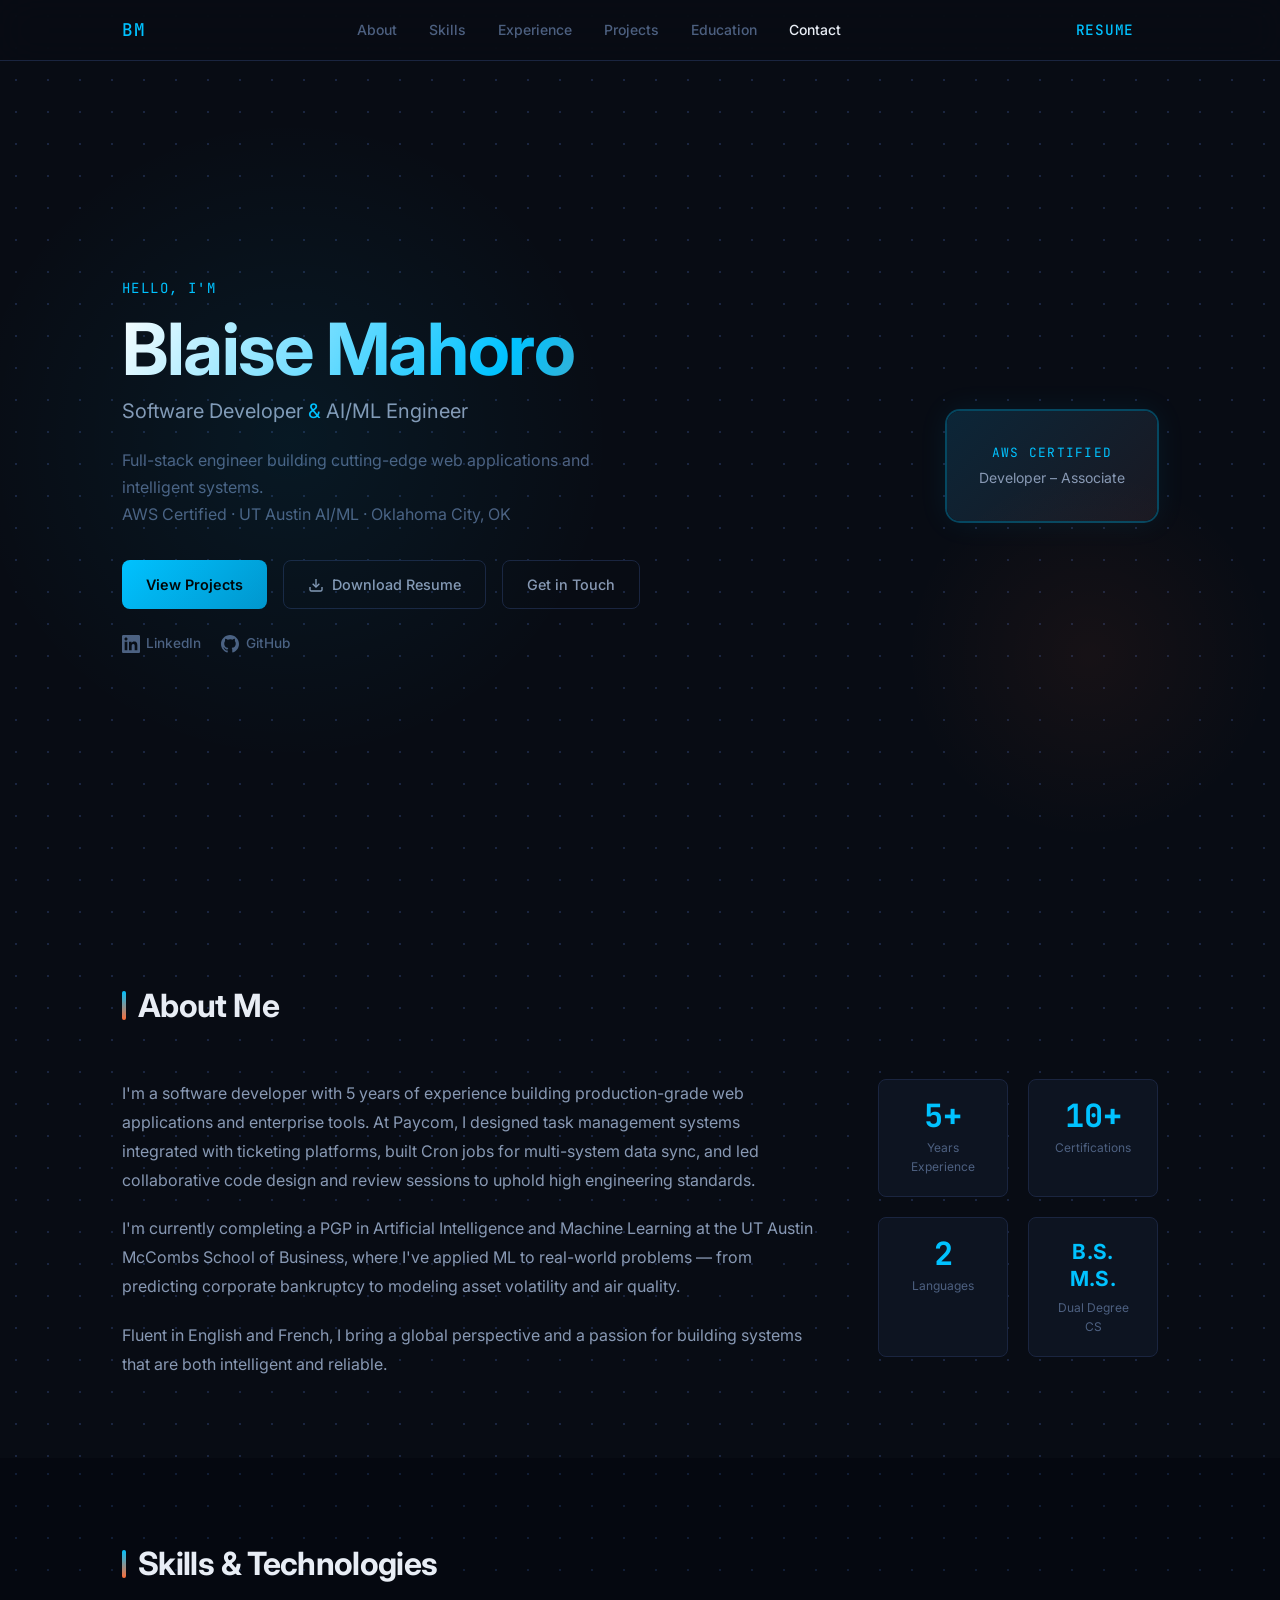
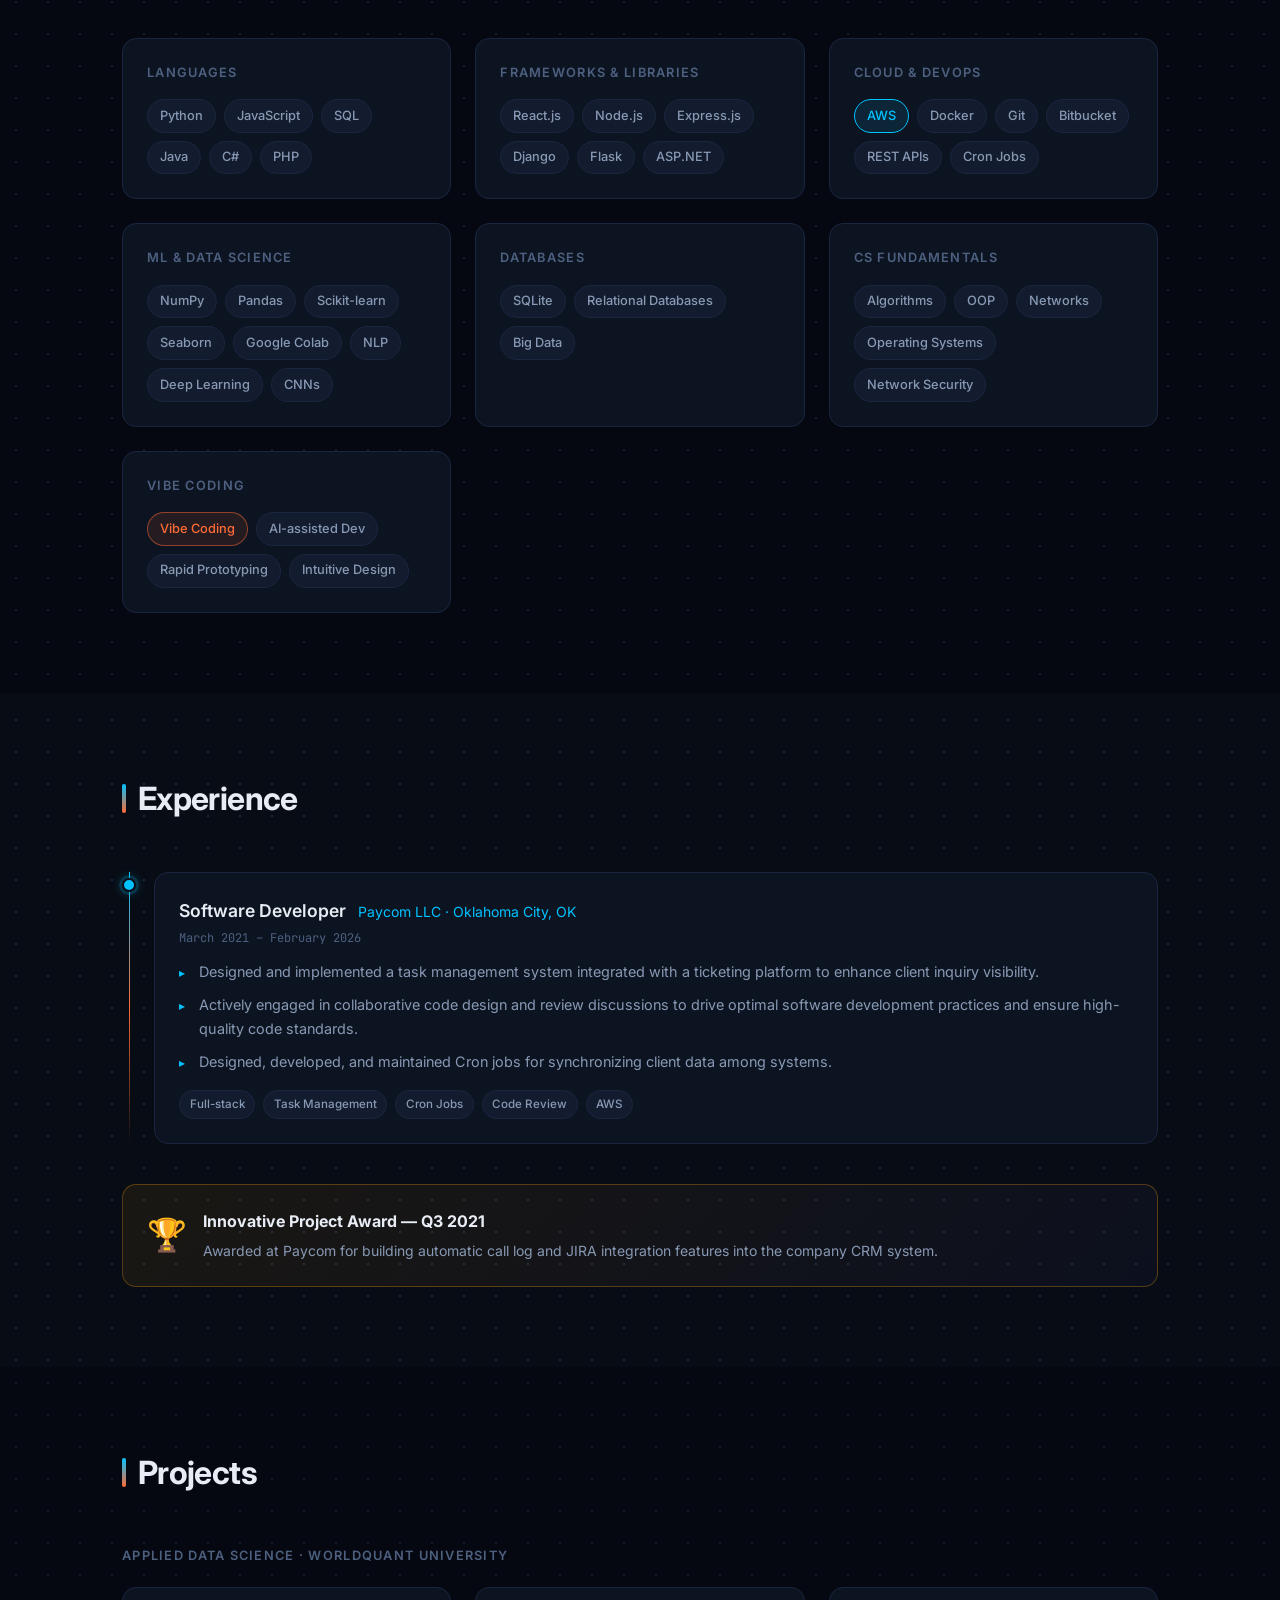
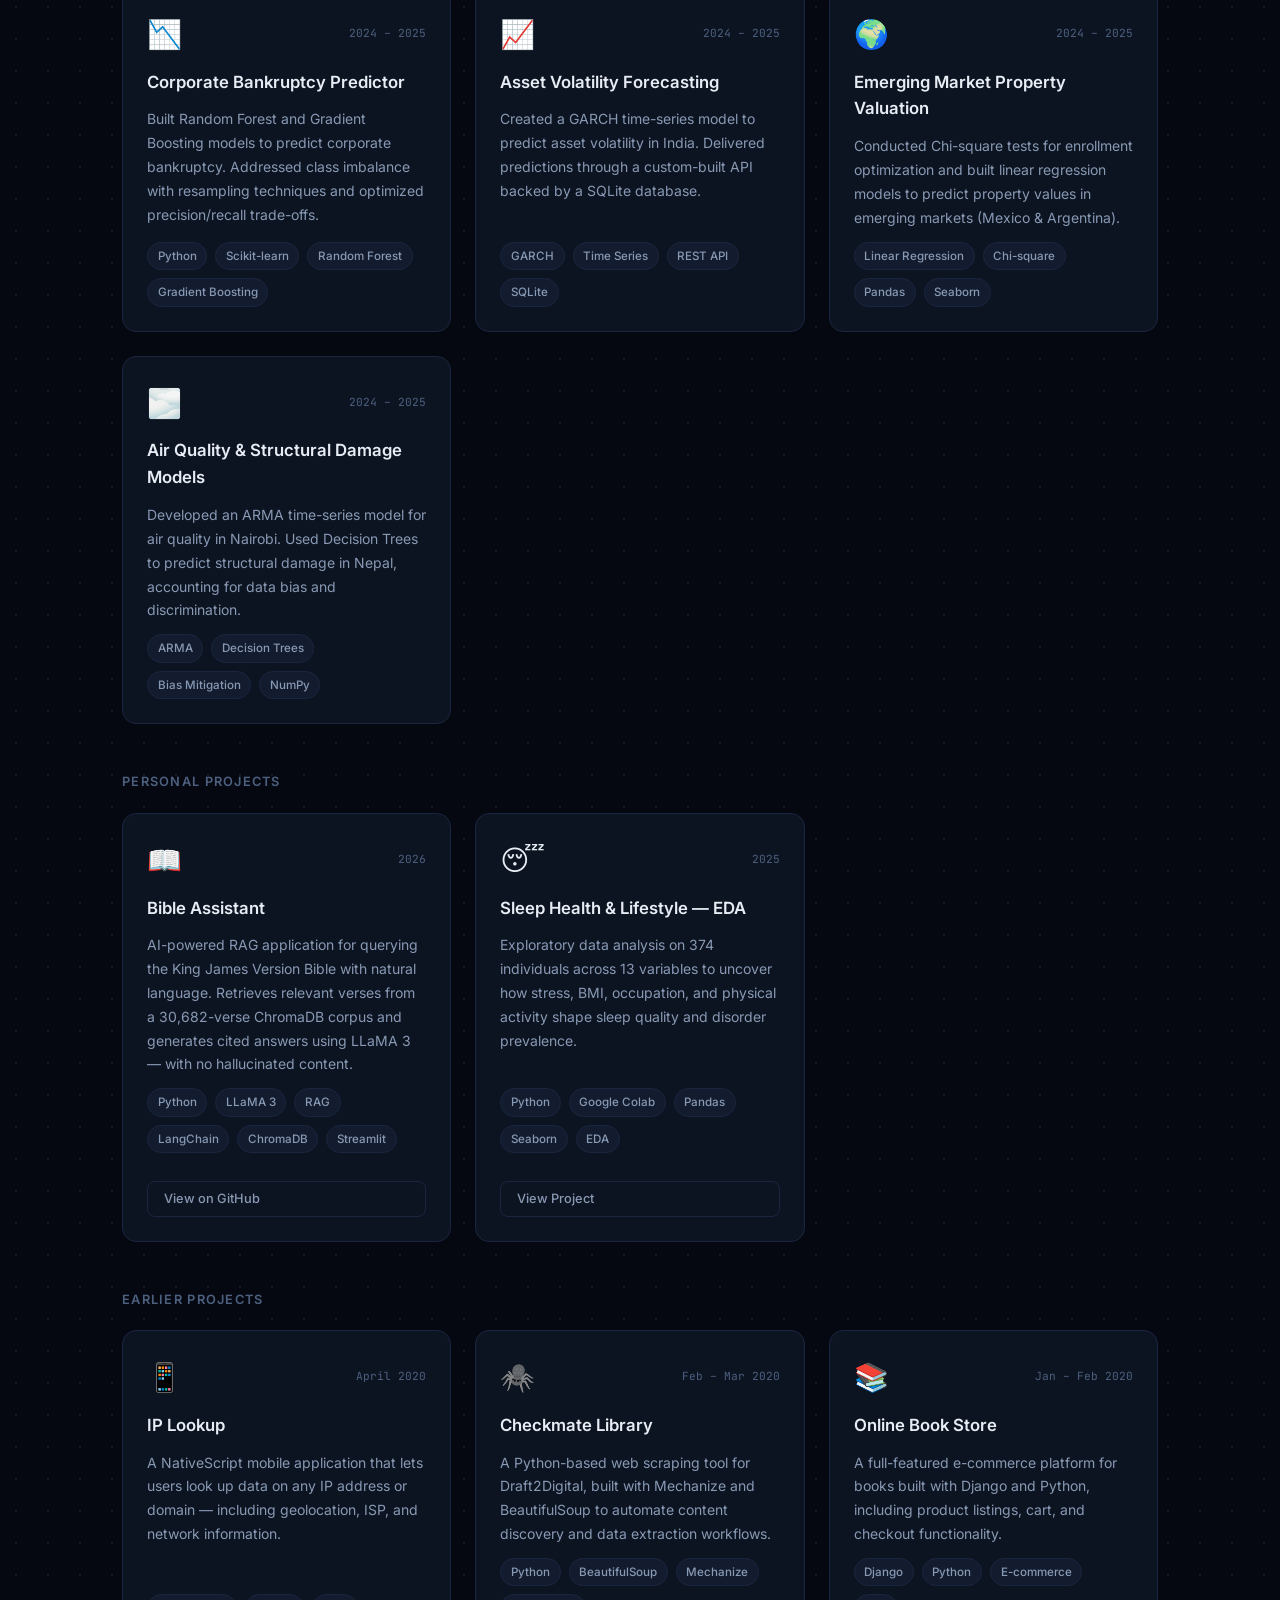
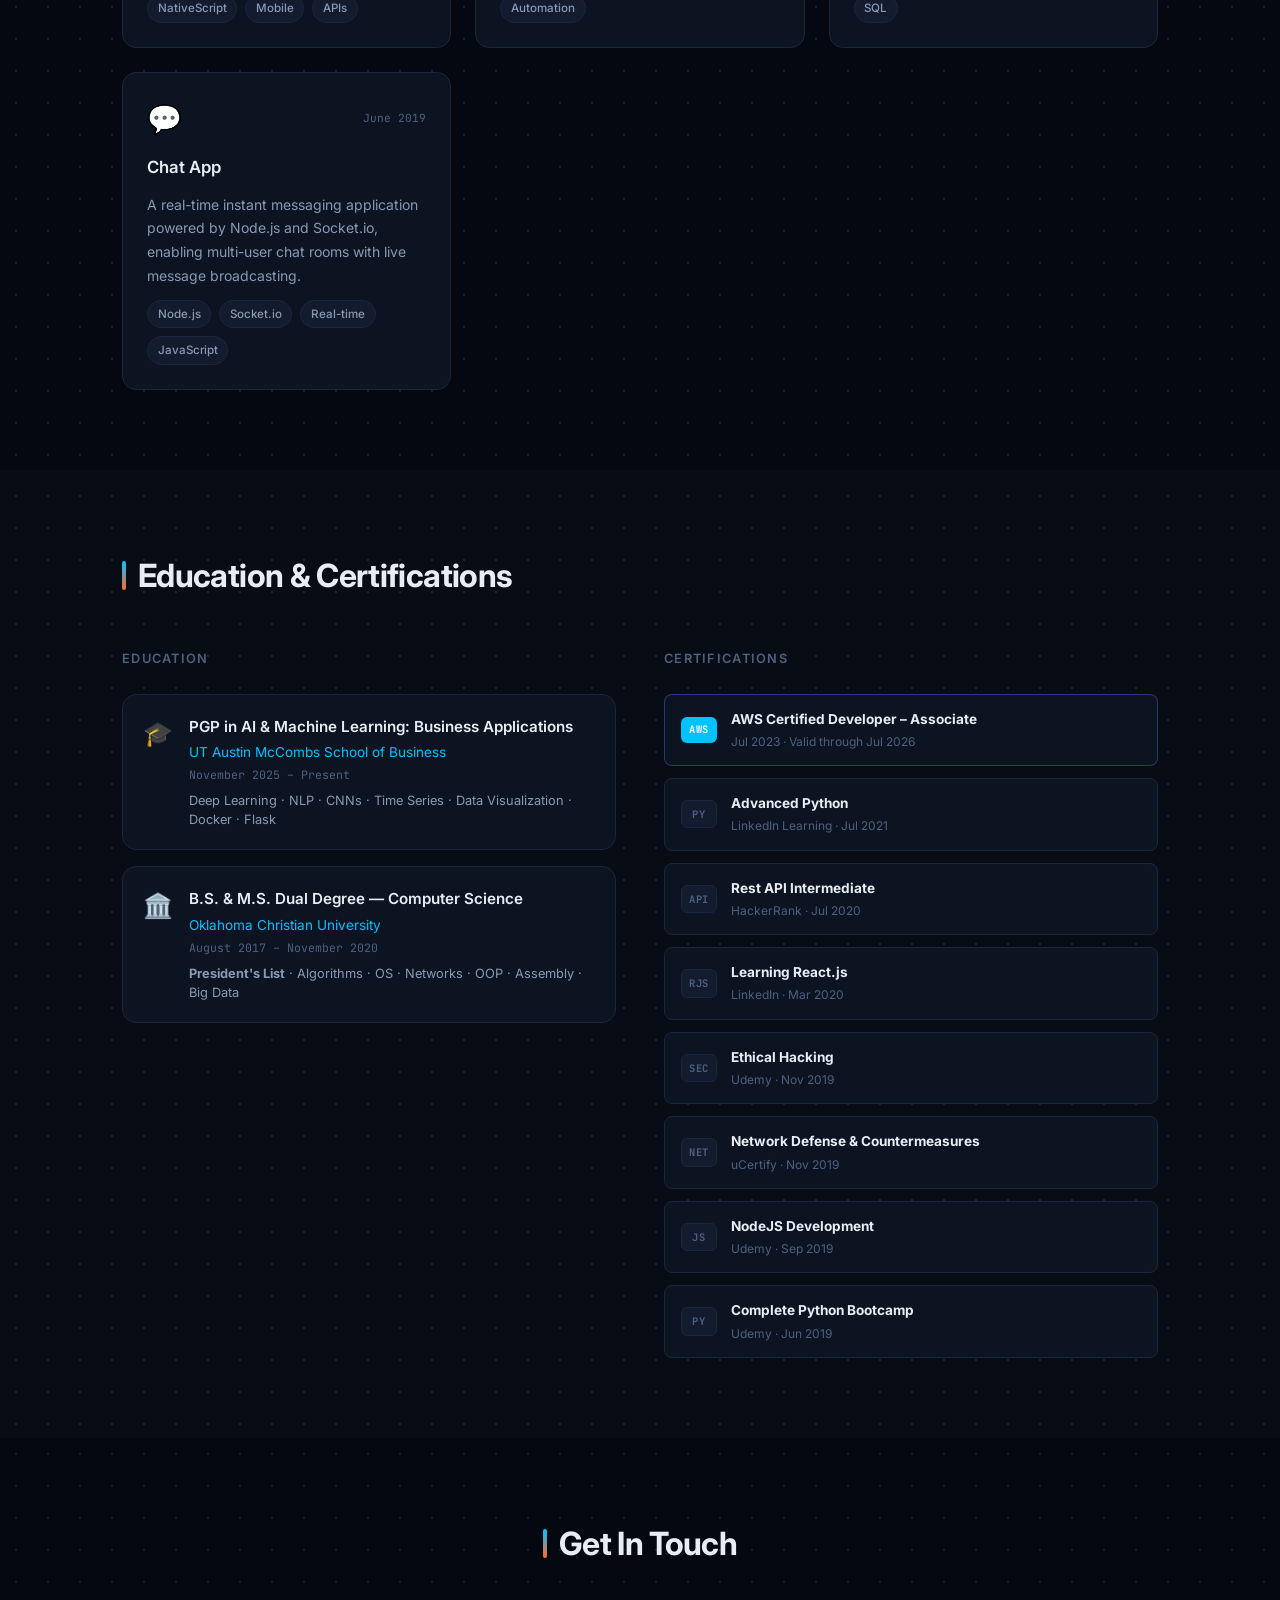
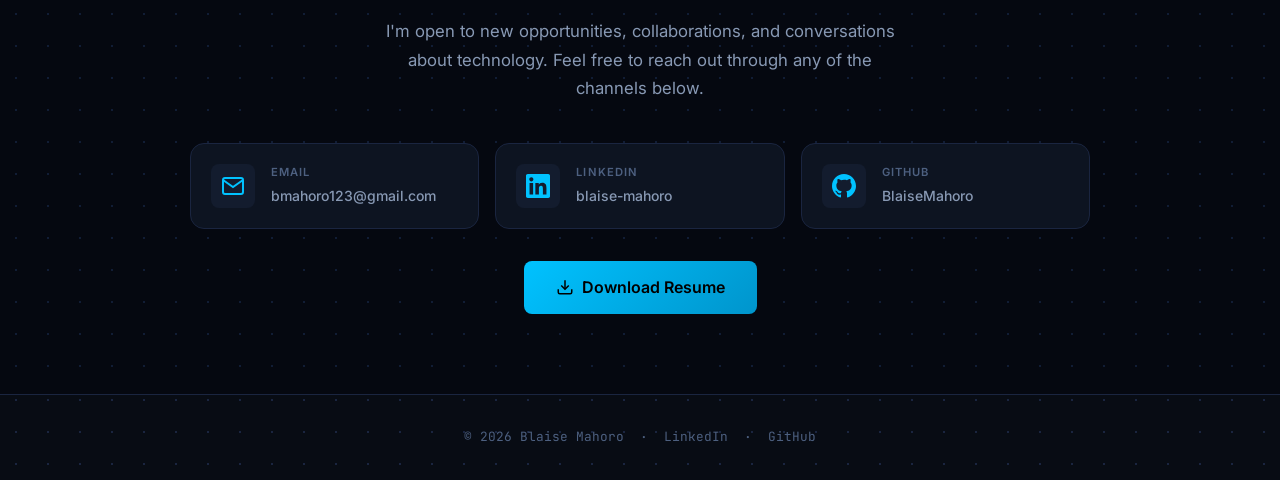
<file: index.html>
<!DOCTYPE html>
<html lang="en">
<head>
  <meta charset="UTF-8" />
  <meta name="viewport" content="width=device-width, initial-scale=1.0" />
  <title>Blaise Mahoro — Software Developer & AI/ML Engineer</title>
  <meta name="description" content="Blaise Mahoro is a software developer and AI/ML engineer based in Oklahoma City. AWS Certified, full-stack developer at Paycom with expertise in Python, React, Node.js, and machine learning." />
  <meta name="keywords" content="Blaise Mahoro, software developer, AI engineer, machine learning, Python, React, Node.js, AWS, full-stack developer, Oklahoma City" />
  <meta name="author" content="Blaise Mahoro" />
  <meta name="robots" content="index, follow" />
  <link rel="canonical" href="https://blaisemahoro.github.io/" />

  <!-- Open Graph / Social sharing -->
  <meta property="og:type" content="website" />
  <meta property="og:url" content="https://blaisemahoro.github.io/" />
  <meta property="og:title" content="Blaise Mahoro — Software Developer & AI/ML Engineer" />
  <meta property="og:description" content="AWS Certified full-stack developer and AI/ML engineer. Building cutting-edge web applications and intelligent systems." />
  <meta property="og:image" content="https://blaisemahoro.github.io/og-image.png" />

  <!-- Twitter Card -->
  <meta name="twitter:card" content="summary_large_image" />
  <meta name="twitter:title" content="Blaise Mahoro — Software Developer & AI/ML Engineer" />
  <meta name="twitter:description" content="AWS Certified full-stack developer and AI/ML engineer. Building cutting-edge web applications and intelligent systems." />
  <meta name="twitter:image" content="https://blaisemahoro.github.io/og-image.png" />

  <!-- Structured data (JSON-LD) -->
  <script type="application/ld+json">
  {
    "@context": "https://schema.org",
    "@type": "Person",
    "name": "Blaise Mahoro",
    "url": "https://blaisemahoro.github.io",
    "email": "bmahoro123@gmail.com",
    "jobTitle": "Software Developer",
    "worksFor": { "@type": "Organization", "name": "Paycom" },
    "address": { "@type": "PostalAddress", "addressLocality": "Oklahoma City", "addressRegion": "OK", "addressCountry": "US" },
    "sameAs": [
      "https://www.linkedin.com/in/blaise-mahoro/",
      "https://github.com/BlaiseMahoro"
    ],
    "knowsAbout": ["Python", "JavaScript", "React", "Node.js", "AWS", "Machine Learning", "Django", "SQL"]
  }
  </script>

  <link rel="icon" type="image/svg+xml" href="favicon.svg" />
  <link rel="stylesheet" href="style.css" />
  <link rel="preconnect" href="https://fonts.googleapis.com" />
  <link href="https://fonts.googleapis.com/css2?family=Inter:wght@300;400;500;600;700&family=JetBrains+Mono:wght@400;500&display=swap" rel="stylesheet" />
</head>
<body>

  <!-- Navigation -->
  <nav class="nav">
    <div class="nav-inner">
      <span class="nav-logo">BM</span>
      <ul class="nav-links">
        <li><a href="#about">About</a></li>
        <li><a href="#skills">Skills</a></li>
        <li><a href="#experience">Experience</a></li>
        <li><a href="#projects">Projects</a></li>
        <li><a href="#education">Education</a></li>
        <li><a href="#contact">Contact</a></li>
      </ul>
      <a href="blaise_mahoro_resume.pdf" target="_blank" class="btn btn-nav-resume">Resume</a>
    </div>
  </nav>

  <!-- Hero -->
  <section class="hero">
    <div class="hero-content">
      <p class="hero-eyebrow">Hello, I'm</p>
      <h1 class="hero-name">Blaise Mahoro</h1>
      <p class="hero-title">Software Developer <span class="at">&amp;</span> AI/ML Engineer</p>
      <p class="hero-sub">Full-stack engineer building cutting-edge web applications and intelligent systems.<br/>AWS Certified · UT Austin AI/ML · Oklahoma City, OK</p>
      <div class="hero-cta">
        <a href="#projects" class="btn btn-primary">View Projects</a>
        <a href="blaise_mahoro_resume.pdf" target="_blank" class="btn btn-outline">
          <svg xmlns="http://www.w3.org/2000/svg" viewBox="0 0 24 24" fill="none" stroke="currentColor" stroke-width="2" width="16" height="16"><path d="M21 15v4a2 2 0 0 1-2 2H5a2 2 0 0 1-2-2v-4"/><polyline points="7 10 12 15 17 10"/><line x1="12" y1="15" x2="12" y2="3"/></svg>
          Download Resume
        </a>
        <a href="#contact" class="btn btn-outline">Get in Touch</a>
      </div>
      <div class="hero-socials">
        <a href="https://www.linkedin.com/in/blaise-mahoro/" target="_blank" rel="noopener" class="social-link">
          <svg xmlns="http://www.w3.org/2000/svg" viewBox="0 0 24 24" fill="currentColor" width="18" height="18"><path d="M20.447 20.452h-3.554v-5.569c0-1.328-.027-3.037-1.852-3.037-1.853 0-2.136 1.445-2.136 2.939v5.667H9.351V9h3.414v1.561h.046c.477-.9 1.637-1.85 3.37-1.85 3.601 0 4.267 2.37 4.267 5.455v6.286zM5.337 7.433c-1.144 0-2.063-.926-2.063-2.065 0-1.138.92-2.063 2.063-2.063 1.14 0 2.064.925 2.064 2.063 0 1.139-.925 2.065-2.064 2.065zm1.782 13.019H3.555V9h3.564v11.452zM22.225 0H1.771C.792 0 0 .774 0 1.729v20.542C0 23.227.792 24 1.771 24h20.451C23.2 24 24 23.227 24 22.271V1.729C24 .774 23.2 0 22.222 0h.003z"/></svg>
          LinkedIn
        </a>
        <a href="https://github.com/BlaiseMahoro" target="_blank" rel="noopener" class="social-link">
          <svg xmlns="http://www.w3.org/2000/svg" viewBox="0 0 24 24" fill="currentColor" width="18" height="18"><path d="M12 0C5.374 0 0 5.373 0 12c0 5.302 3.438 9.8 8.207 11.387.599.111.793-.261.793-.577v-2.234c-3.338.726-4.033-1.416-4.033-1.416-.546-1.387-1.333-1.756-1.333-1.756-1.089-.745.083-.729.083-.729 1.205.084 1.839 1.237 1.839 1.237 1.07 1.834 2.807 1.304 3.492.997.107-.775.418-1.305.762-1.604-2.665-.305-5.467-1.334-5.467-5.931 0-1.311.469-2.381 1.236-3.221-.124-.303-.535-1.524.117-3.176 0 0 1.008-.322 3.301 1.23A11.509 11.509 0 0 1 12 5.803c1.02.005 2.047.138 3.006.404 2.291-1.552 3.297-1.23 3.297-1.23.653 1.653.242 2.874.118 3.176.77.84 1.235 1.911 1.235 3.221 0 4.609-2.807 5.624-5.479 5.921.43.372.823 1.102.823 2.222v3.293c0 .319.192.694.801.576C20.566 21.797 24 17.3 24 12c0-6.627-5.373-12-12-12z"/></svg>
          GitHub
        </a>
      </div>
    </div>
    <div class="hero-badge">
      <div class="badge-inner">
        <span class="badge-label">AWS Certified</span>
        <span class="badge-sub">Developer – Associate</span>
      </div>
    </div>
  </section>

  <!-- About -->
  <section id="about" class="section">
    <div class="container">
      <h2 class="section-title">About Me</h2>
      <div class="about-grid">
        <div class="about-text">
          <p>I'm a software developer with 5 years of experience building production-grade web applications and enterprise tools. At Paycom, I designed task management systems integrated with ticketing platforms, built Cron jobs for multi-system data sync, and led collaborative code design and review sessions to uphold high engineering standards.</p>
          <p>I'm currently completing a PGP in Artificial Intelligence and Machine Learning at the UT Austin McCombs School of Business, where I've applied ML to real-world problems — from predicting corporate bankruptcy to modeling asset volatility and air quality.</p>
          <p>Fluent in English and French, I bring a global perspective and a passion for building systems that are both intelligent and reliable.</p>
        </div>
        <div class="about-stats">
          <div class="stat">
            <span class="stat-number">5+</span>
            <span class="stat-label">Years Experience</span>
          </div>
          <div class="stat">
            <span class="stat-number">10+</span>
            <span class="stat-label">Certifications</span>
          </div>
          <div class="stat">
            <span class="stat-number">2</span>
            <span class="stat-label">Languages</span>
          </div>
          <div class="stat">
            <span class="stat-number stat-number--deg">B.S.<br>M.S.</span>
            <span class="stat-label">Dual Degree CS</span>
          </div>
        </div>
      </div>
    </div>
  </section>

  <!-- Skills -->
  <section id="skills" class="section section-dark">
    <div class="container">
      <h2 class="section-title">Skills &amp; Technologies</h2>
      <div class="skills-grid">

        <div class="skill-group">
          <h3 class="skill-group-title">Languages</h3>
          <div class="tags">
            <span class="tag">Python</span>
            <span class="tag">JavaScript</span>
            <span class="tag">SQL</span>
            <span class="tag">Java</span>
            <span class="tag">C#</span>
            <span class="tag">PHP</span>
          </div>
        </div>

        <div class="skill-group">
          <h3 class="skill-group-title">Frameworks &amp; Libraries</h3>
          <div class="tags">
            <span class="tag">React.js</span>
            <span class="tag">Node.js</span>
            <span class="tag">Express.js</span>
            <span class="tag">Django</span>
            <span class="tag">Flask</span>
            <span class="tag">ASP.NET</span>
          </div>
        </div>

        <div class="skill-group">
          <h3 class="skill-group-title">Cloud &amp; DevOps</h3>
          <div class="tags">
            <span class="tag tag-accent">AWS</span>
            <span class="tag">Docker</span>
            <span class="tag">Git</span>
            <span class="tag">Bitbucket</span>
            <span class="tag">REST APIs</span>
            <span class="tag">Cron Jobs</span>
          </div>
        </div>

        <div class="skill-group">
          <h3 class="skill-group-title">ML &amp; Data Science</h3>
          <div class="tags">
            <span class="tag">NumPy</span>
            <span class="tag">Pandas</span>
            <span class="tag">Scikit-learn</span>
            <span class="tag">Seaborn</span>
            <span class="tag">Google Colab</span>
            <span class="tag">NLP</span>
            <span class="tag">Deep Learning</span>
            <span class="tag">CNNs</span>
          </div>
        </div>

        <div class="skill-group">
          <h3 class="skill-group-title">Databases</h3>
          <div class="tags">
            <span class="tag">SQLite</span>
            <span class="tag">Relational Databases</span>
            <span class="tag">Big Data</span>
          </div>
        </div>

        <div class="skill-group">
          <h3 class="skill-group-title">CS Fundamentals</h3>
          <div class="tags">
            <span class="tag">Algorithms</span>
            <span class="tag">OOP</span>
            <span class="tag">Networks</span>
            <span class="tag">Operating Systems</span>
            <span class="tag">Network Security</span>
          </div>
        </div>

        <div class="skill-group">
          <h3 class="skill-group-title">Vibe Coding</h3>
          <div class="tags">
            <span class="tag tag-orange">Vibe Coding</span>
            <span class="tag">AI-assisted Dev</span>
            <span class="tag">Rapid Prototyping</span>
            <span class="tag">Intuitive Design</span>
          </div>
        </div>

      </div>
    </div>
  </section>

  <!-- Experience -->
  <section id="experience" class="section">
    <div class="container">
      <h2 class="section-title">Experience</h2>
      <div class="timeline">

        <div class="timeline-item">
          <div class="timeline-dot"></div>
          <div class="timeline-content">
            <div class="timeline-header">
              <h3>Software Developer</h3>
              <span class="timeline-company">Paycom LLC · Oklahoma City, OK</span>
            </div>
            <span class="timeline-date">March 2021 – February 2026</span>
            <ul class="timeline-bullets">
              <li>Designed and implemented a task management system integrated with a ticketing platform to enhance client inquiry visibility.</li>
              <li>Actively engaged in collaborative code design and review discussions to drive optimal software development practices and ensure high-quality code standards.</li>
              <li>Designed, developed, and maintained Cron jobs for synchronizing client data among systems.</li>
            </ul>
            <div class="tags timeline-tags">
              <span class="tag tag-sm">Full-stack</span>
              <span class="tag tag-sm">Task Management</span>
              <span class="tag tag-sm">Cron Jobs</span>
              <span class="tag tag-sm">Code Review</span>
              <span class="tag tag-sm">AWS</span>
            </div>
          </div>
        </div>

      </div>

      <!-- Award callout -->
      <div class="award-card">
        <div class="award-icon">🏆</div>
        <div class="award-text">
          <strong>Innovative Project Award — Q3 2021</strong>
          <p>Awarded at Paycom for building automatic call log and JIRA integration features into the company CRM system.</p>
        </div>
      </div>
    </div>
  </section>

  <!-- Projects -->
  <section id="projects" class="section section-dark">
    <div class="container">
      <h2 class="section-title">Projects</h2>

      <h3 class="projects-sub-title">Applied Data Science · WorldQuant University</h3>
      <div class="projects-grid" style="margin-bottom: 3rem;">

        <div class="project-card">
          <div class="project-header">
            <span class="project-icon">📉</span>
            <span class="project-date">2024 – 2025</span>
          </div>
          <h3>Corporate Bankruptcy Predictor</h3>
          <p>Built Random Forest and Gradient Boosting models to predict corporate bankruptcy. Addressed class imbalance with resampling techniques and optimized precision/recall trade-offs.</p>
          <div class="tags">
            <span class="tag tag-sm">Python</span>
            <span class="tag tag-sm">Scikit-learn</span>
            <span class="tag tag-sm">Random Forest</span>
            <span class="tag tag-sm">Gradient Boosting</span>
          </div>
        </div>

        <div class="project-card">
          <div class="project-header">
            <span class="project-icon">📈</span>
            <span class="project-date">2024 – 2025</span>
          </div>
          <h3>Asset Volatility Forecasting</h3>
          <p>Created a GARCH time-series model to predict asset volatility in India. Delivered predictions through a custom-built API backed by a SQLite database.</p>
          <div class="tags">
            <span class="tag tag-sm">GARCH</span>
            <span class="tag tag-sm">Time Series</span>
            <span class="tag tag-sm">REST API</span>
            <span class="tag tag-sm">SQLite</span>
          </div>
        </div>

        <div class="project-card">
          <div class="project-header">
            <span class="project-icon">🌍</span>
            <span class="project-date">2024 – 2025</span>
          </div>
          <h3>Emerging Market Property Valuation</h3>
          <p>Conducted Chi-square tests for enrollment optimization and built linear regression models to predict property values in emerging markets (Mexico &amp; Argentina).</p>
          <div class="tags">
            <span class="tag tag-sm">Linear Regression</span>
            <span class="tag tag-sm">Chi-square</span>
            <span class="tag tag-sm">Pandas</span>
            <span class="tag tag-sm">Seaborn</span>
          </div>
        </div>

        <div class="project-card">
          <div class="project-header">
            <span class="project-icon">🌫️</span>
            <span class="project-date">2024 – 2025</span>
          </div>
          <h3>Air Quality &amp; Structural Damage Models</h3>
          <p>Developed an ARMA time-series model for air quality in Nairobi. Used Decision Trees to predict structural damage in Nepal, accounting for data bias and discrimination.</p>
          <div class="tags">
            <span class="tag tag-sm">ARMA</span>
            <span class="tag tag-sm">Decision Trees</span>
            <span class="tag tag-sm">Bias Mitigation</span>
            <span class="tag tag-sm">NumPy</span>
          </div>
        </div>

      </div>

      <h3 class="projects-sub-title">Personal Projects</h3>
      <div class="projects-grid" style="margin-bottom: 3rem;">

        <div class="project-card">
          <div class="project-header">
            <span class="project-icon">📖</span>
            <span class="project-date">2026</span>
          </div>
          <h3>Bible Assistant</h3>
          <p>AI-powered RAG application for querying the King James Version Bible with natural language. Retrieves relevant verses from a 30,682-verse ChromaDB corpus and generates cited answers using LLaMA 3 — with no hallucinated content.</p>
          <div class="tags">
            <span class="tag tag-sm">Python</span>
            <span class="tag tag-sm">LLaMA 3</span>
            <span class="tag tag-sm">RAG</span>
            <span class="tag tag-sm">LangChain</span>
            <span class="tag tag-sm">ChromaDB</span>
            <span class="tag tag-sm">Streamlit</span>
          </div>
          <a href="https://github.com/BlaiseMahoro/bible_assistant" target="_blank" rel="noopener noreferrer" class="btn btn-outline" style="margin-top: 1rem; font-size: 0.8rem; padding: 0.4rem 1rem;">View on GitHub</a>
        </div>

        <div class="project-card">
          <div class="project-header">
            <span class="project-icon">😴</span>
            <span class="project-date">2025</span>
          </div>
          <h3>Sleep Health &amp; Lifestyle — EDA</h3>
          <p>Exploratory data analysis on 374 individuals across 13 variables to uncover how stress, BMI, occupation, and physical activity shape sleep quality and disorder prevalence.</p>
          <div class="tags">
            <span class="tag tag-sm">Python</span>
            <span class="tag tag-sm">Google Colab</span>
            <span class="tag tag-sm">Pandas</span>
            <span class="tag tag-sm">Seaborn</span>
            <span class="tag tag-sm">EDA</span>
          </div>
          <a href="./Sleep_Health_EDA_Colab_complete.html" class="btn btn-outline" style="margin-top: 1rem; font-size: 0.8rem; padding: 0.4rem 1rem;">View Project</a>
        </div>

      </div>

      <h3 class="projects-sub-title">Earlier Projects</h3>
      <div class="projects-grid">

        <div class="project-card">
          <div class="project-header">
            <span class="project-icon">📱</span>
            <span class="project-date">April 2020</span>
          </div>
          <h3>IP Lookup</h3>
          <p>A NativeScript mobile application that lets users look up data on any IP address or domain — including geolocation, ISP, and network information.</p>
          <div class="tags">
            <span class="tag tag-sm">NativeScript</span>
            <span class="tag tag-sm">Mobile</span>
            <span class="tag tag-sm">APIs</span>
          </div>
        </div>

        <div class="project-card">
          <div class="project-header">
            <span class="project-icon">🕷️</span>
            <span class="project-date">Feb – Mar 2020</span>
          </div>
          <h3>Checkmate Library</h3>
          <p>A Python-based web scraping tool for Draft2Digital, built with Mechanize and BeautifulSoup to automate content discovery and data extraction workflows.</p>
          <div class="tags">
            <span class="tag tag-sm">Python</span>
            <span class="tag tag-sm">BeautifulSoup</span>
            <span class="tag tag-sm">Mechanize</span>
            <span class="tag tag-sm">Automation</span>
          </div>
        </div>

        <div class="project-card">
          <div class="project-header">
            <span class="project-icon">📚</span>
            <span class="project-date">Jan – Feb 2020</span>
          </div>
          <h3>Online Book Store</h3>
          <p>A full-featured e-commerce platform for books built with Django and Python, including product listings, cart, and checkout functionality.</p>
          <div class="tags">
            <span class="tag tag-sm">Django</span>
            <span class="tag tag-sm">Python</span>
            <span class="tag tag-sm">E-commerce</span>
            <span class="tag tag-sm">SQL</span>
          </div>
        </div>

        <div class="project-card">
          <div class="project-header">
            <span class="project-icon">💬</span>
            <span class="project-date">June 2019</span>
          </div>
          <h3>Chat App</h3>
          <p>A real-time instant messaging application powered by Node.js and Socket.io, enabling multi-user chat rooms with live message broadcasting.</p>
          <div class="tags">
            <span class="tag tag-sm">Node.js</span>
            <span class="tag tag-sm">Socket.io</span>
            <span class="tag tag-sm">Real-time</span>
            <span class="tag tag-sm">JavaScript</span>
          </div>
        </div>

      </div>
    </div>
  </section>

  <!-- Education & Certs -->
  <section id="education" class="section">
    <div class="container">
      <h2 class="section-title">Education &amp; Certifications</h2>
      <div class="edu-grid">

        <div class="edu-col">
          <h3 class="edu-col-title">Education</h3>

          <div class="edu-card">
            <div class="edu-icon">🎓</div>
            <div class="edu-info">
              <h4>PGP in AI &amp; Machine Learning: Business Applications</h4>
              <p class="edu-school">UT Austin McCombs School of Business</p>
              <p class="edu-date">November 2025 – Present</p>
              <p class="edu-desc">Deep Learning · NLP · CNNs · Time Series · Data Visualization · Docker · Flask</p>
            </div>
          </div>

          <div class="edu-card">
            <div class="edu-icon">🏛️</div>
            <div class="edu-info">
              <h4>B.S. &amp; M.S. Dual Degree — Computer Science</h4>
              <p class="edu-school">Oklahoma Christian University</p>
              <p class="edu-date">August 2017 – November 2020</p>
              <p class="edu-desc"><strong>President's List</strong> · Algorithms · OS · Networks · OOP · Assembly · Big Data</p>
            </div>
          </div>
        </div>

        <div class="edu-col">
          <h3 class="edu-col-title">Certifications</h3>

          <div class="cert-list">
            <div class="cert-item cert-featured">
              <span class="cert-badge">AWS</span>
              <div>
                <strong>AWS Certified Developer – Associate</strong>
                <span class="cert-date">Jul 2023 · Valid through Jul 2026</span>
              </div>
            </div>
            <div class="cert-item">
              <span class="cert-badge cert-badge-gray">PY</span>
              <div>
                <strong>Advanced Python</strong>
                <span class="cert-date">LinkedIn Learning · Jul 2021</span>
              </div>
            </div>
            <div class="cert-item">
              <span class="cert-badge cert-badge-gray">API</span>
              <div>
                <strong>Rest API Intermediate</strong>
                <span class="cert-date">HackerRank · Jul 2020</span>
              </div>
            </div>
            <div class="cert-item">
              <span class="cert-badge cert-badge-gray">RJS</span>
              <div>
                <strong>Learning React.js</strong>
                <span class="cert-date">LinkedIn · Mar 2020</span>
              </div>
            </div>
            <div class="cert-item">
              <span class="cert-badge cert-badge-gray">SEC</span>
              <div>
                <strong>Ethical Hacking</strong>
                <span class="cert-date">Udemy · Nov 2019</span>
              </div>
            </div>
            <div class="cert-item">
              <span class="cert-badge cert-badge-gray">NET</span>
              <div>
                <strong>Network Defense &amp; Countermeasures</strong>
                <span class="cert-date">uCertify · Nov 2019</span>
              </div>
            </div>
            <div class="cert-item">
              <span class="cert-badge cert-badge-gray">JS</span>
              <div>
                <strong>NodeJS Development</strong>
                <span class="cert-date">Udemy · Sep 2019</span>
              </div>
            </div>
            <div class="cert-item">
              <span class="cert-badge cert-badge-gray">PY</span>
              <div>
                <strong>Complete Python Bootcamp</strong>
                <span class="cert-date">Udemy · Jun 2019</span>
              </div>
            </div>
          </div>
        </div>

      </div>
    </div>
  </section>

  <!-- Contact -->
  <section id="contact" class="section section-dark">
    <div class="container contact-container">
      <h2 class="section-title">Get In Touch</h2>
      <p class="contact-sub">I'm open to new opportunities, collaborations, and conversations about technology. Feel free to reach out through any of the channels below.</p>
      <div class="contact-grid">

        <a href="mailto:bmahoro123@gmail.com" class="contact-card">
          <div class="contact-card-icon">
            <svg xmlns="http://www.w3.org/2000/svg" viewBox="0 0 24 24" fill="none" stroke="currentColor" stroke-width="2" width="24" height="24"><path d="M4 4h16c1.1 0 2 .9 2 2v12c0 1.1-.9 2-2 2H4c-1.1 0-2-.9-2-2V6c0-1.1.9-2 2-2z"/><polyline points="22,6 12,13 2,6"/></svg>
          </div>
          <div class="contact-card-text">
            <span class="contact-card-label">Email</span>
            <span class="contact-card-value">bmahoro123@gmail.com</span>
          </div>
        </a>

<a href="https://www.linkedin.com/in/blaise-mahoro/" target="_blank" rel="noopener" class="contact-card">
          <div class="contact-card-icon">
            <svg xmlns="http://www.w3.org/2000/svg" viewBox="0 0 24 24" fill="currentColor" width="24" height="24"><path d="M20.447 20.452h-3.554v-5.569c0-1.328-.027-3.037-1.852-3.037-1.853 0-2.136 1.445-2.136 2.939v5.667H9.351V9h3.414v1.561h.046c.477-.9 1.637-1.85 3.37-1.85 3.601 0 4.267 2.37 4.267 5.455v6.286zM5.337 7.433c-1.144 0-2.063-.926-2.063-2.065 0-1.138.92-2.063 2.063-2.063 1.14 0 2.064.925 2.064 2.063 0 1.139-.925 2.065-2.064 2.065zm1.782 13.019H3.555V9h3.564v11.452zM22.225 0H1.771C.792 0 0 .774 0 1.729v20.542C0 23.227.792 24 1.771 24h20.451C23.2 24 24 23.227 24 22.271V1.729C24 .774 23.2 0 22.222 0h.003z"/></svg>
          </div>
          <div class="contact-card-text">
            <span class="contact-card-label">LinkedIn</span>
            <span class="contact-card-value">blaise-mahoro</span>
          </div>
        </a>

        <a href="https://github.com/BlaiseMahoro" target="_blank" rel="noopener" class="contact-card">
          <div class="contact-card-icon">
            <svg xmlns="http://www.w3.org/2000/svg" viewBox="0 0 24 24" fill="currentColor" width="24" height="24"><path d="M12 0C5.374 0 0 5.373 0 12c0 5.302 3.438 9.8 8.207 11.387.599.111.793-.261.793-.577v-2.234c-3.338.726-4.033-1.416-4.033-1.416-.546-1.387-1.333-1.756-1.333-1.756-1.089-.745.083-.729.083-.729 1.205.084 1.839 1.237 1.839 1.237 1.07 1.834 2.807 1.304 3.492.997.107-.775.418-1.305.762-1.604-2.665-.305-5.467-1.334-5.467-5.931 0-1.311.469-2.381 1.236-3.221-.124-.303-.535-1.524.117-3.176 0 0 1.008-.322 3.301 1.23A11.509 11.509 0 0 1 12 5.803c1.02.005 2.047.138 3.006.404 2.291-1.552 3.297-1.23 3.297-1.23.653 1.653.242 2.874.118 3.176.77.84 1.235 1.911 1.235 3.221 0 4.609-2.807 5.624-5.479 5.921.43.372.823 1.102.823 2.222v3.293c0 .319.192.694.801.576C20.566 21.797 24 17.3 24 12c0-6.627-5.373-12-12-12z"/></svg>
          </div>
          <div class="contact-card-text">
            <span class="contact-card-label">GitHub</span>
            <span class="contact-card-value">BlaiseMahoro</span>
          </div>
        </a>

      </div>

      <div class="resume-cta">
        <a href="blaise_mahoro_resume.pdf" target="_blank" class="btn btn-primary btn-lg">
          <svg xmlns="http://www.w3.org/2000/svg" viewBox="0 0 24 24" fill="none" stroke="currentColor" stroke-width="2" width="18" height="18"><path d="M21 15v4a2 2 0 0 1-2 2H5a2 2 0 0 1-2-2v-4"/><polyline points="7 10 12 15 17 10"/><line x1="12" y1="15" x2="12" y2="3"/></svg>
          Download Resume
        </a>
      </div>
    </div>
  </section>

  <!-- Footer -->
  <footer class="footer">
    <p>© 2026 Blaise Mahoro &nbsp;·&nbsp;
      <a href="https://www.linkedin.com/in/blaise-mahoro/" target="_blank" rel="noopener">LinkedIn</a> &nbsp;·&nbsp;
      <a href="https://github.com/BlaiseMahoro" target="_blank" rel="noopener">GitHub</a>
    </p>
  </footer>

  <script src="script.js"></script>
</body>
</html>
</file>
<file: style.css>
/* ===== Reset & Base ===== */
*, *::before, *::after { box-sizing: border-box; margin: 0; padding: 0; }

:root {
  --bg: #080c14;
  --bg-dark: #050810;
  --surface: #0d1421;
  --surface-2: #131c2e;
  --border: #1a2540;
  --accent: #00c2ff;
  --accent-glow: rgba(0, 194, 255, 0.12);
  --accent-2: #ff6b35;
  --accent-3: #00ff9d;
  --text: #e8edf5;
  --text-muted: #4d6080;
  --text-dim: #8899b4;
  --font: 'Inter', system-ui, sans-serif;
  --mono: 'JetBrains Mono', monospace;
  --radius: 14px;
  --radius-sm: 8px;
}

html { scroll-behavior: smooth; }

body {
  font-family: var(--font);
  background: var(--bg);
  color: var(--text);
  line-height: 1.6;
  font-size: 16px;
  -webkit-font-smoothing: antialiased;
  /* Dot grid background */
  background-image: radial-gradient(circle, #1a2540 1px, transparent 1px);
  background-size: 32px 32px;
}

a { color: inherit; text-decoration: none; }

/* ===== Nav ===== */
.nav {
  position: fixed;
  top: 0; left: 0; right: 0;
  z-index: 100;
  background: rgba(8, 12, 20, 0.88);
  backdrop-filter: blur(20px);
  border-bottom: 1px solid var(--border);
}

.nav-inner {
  max-width: 1100px;
  margin: 0 auto;
  padding: 0 2rem;
  height: 60px;
  display: flex;
  align-items: center;
  justify-content: space-between;
  gap: 1rem;
}

.nav-logo {
  font-family: var(--mono);
  font-weight: 500;
  font-size: 1.1rem;
  color: var(--accent);
  letter-spacing: 0.05em;
  flex-shrink: 0;
}

.nav-links {
  display: flex;
  gap: 2rem;
  list-style: none;
  flex: 1;
  justify-content: center;
}

.nav-links a {
  font-size: 0.875rem;
  color: var(--text-muted);
  transition: color 0.2s;
  font-weight: 500;
}

.nav-links a:hover { color: var(--text); }

.btn-nav-resume {
  flex-shrink: 0;
  padding: 0.4rem 1rem;
  background: transparent;
  border: 1px solid var(--accent);
  color: var(--accent);
  border-radius: var(--radius-sm);
  font-size: 0.8rem;
  font-weight: 600;
  font-family: var(--mono);
  letter-spacing: 0.05em;
  transition: all 0.2s;
  text-transform: uppercase;
}

.btn-nav-resume:hover {
  background: var(--accent);
  color: #fff;
}

/* ===== Hero ===== */
.hero {
  min-height: 100vh;
  display: flex;
  align-items: center;
  justify-content: space-between;
  max-width: 1100px;
  margin: 0 auto;
  padding: 6rem 2rem 4rem;
  gap: 3rem;
  position: relative;
}

.hero::before {
  content: '';
  position: absolute;
  top: 10%;
  left: -150px;
  width: 700px;
  height: 700px;
  background: radial-gradient(circle, rgba(0,194,255,0.07) 0%, transparent 65%);
  pointer-events: none;
}

.hero::after {
  content: '';
  position: absolute;
  bottom: 5%;
  right: -100px;
  width: 400px;
  height: 400px;
  background: radial-gradient(circle, rgba(255,107,53,0.06) 0%, transparent 65%);
  pointer-events: none;
}

.hero-content { flex: 1; }

.hero-eyebrow {
  font-family: var(--mono);
  font-size: 0.875rem;
  color: var(--accent);
  letter-spacing: 0.1em;
  text-transform: uppercase;
  margin-bottom: 0.75rem;
}

.hero-name {
  font-size: clamp(2.5rem, 6vw, 4.5rem);
  font-weight: 700;
  letter-spacing: -0.02em;
  line-height: 1.05;
  background: linear-gradient(120deg, #ffffff 0%, var(--accent) 50%, var(--accent-2) 100%);
  -webkit-background-clip: text;
  -webkit-text-fill-color: transparent;
  background-clip: text;
  margin-bottom: 0.5rem;
}

.hero-title {
  font-size: 1.25rem;
  color: var(--text-dim);
  font-weight: 400;
  margin-bottom: 1.25rem;
}

.at { color: var(--accent); }

.hero-sub {
  color: var(--text-muted);
  font-size: 1rem;
  max-width: 500px;
  margin-bottom: 2rem;
  line-height: 1.7;
}

.hero-cta { display: flex; gap: 1rem; flex-wrap: wrap; margin-bottom: 1.5rem; }

.hero-socials {
  display: flex;
  gap: 1.25rem;
}

.social-link {
  display: inline-flex;
  align-items: center;
  gap: 0.4rem;
  font-size: 0.85rem;
  color: var(--text-muted);
  font-weight: 500;
  transition: color 0.2s;
}

.social-link:hover { color: var(--accent); }

.btn {
  display: inline-flex;
  align-items: center;
  gap: 0.5rem;
  padding: 0.75rem 1.5rem;
  border-radius: var(--radius-sm);
  font-size: 0.9rem;
  font-weight: 500;
  transition: all 0.2s;
  cursor: pointer;
  border: none;
}

.btn-primary {
  background: linear-gradient(135deg, var(--accent), #0095cc);
  color: #000;
  font-weight: 600;
}
.btn-primary:hover {
  background: linear-gradient(135deg, #33cfff, var(--accent));
  transform: translateY(-2px);
  box-shadow: 0 8px 28px rgba(0,194,255,0.4);
}

.btn-outline {
  background: transparent;
  color: var(--text-dim);
  border: 1px solid var(--border);
}
.btn-outline:hover {
  border-color: var(--accent);
  color: var(--accent);
  transform: translateY(-1px);
}

.hero-badge {
  flex-shrink: 0;
  background: var(--surface);
  border-radius: var(--radius);
  padding: 2rem;
  text-align: center;
  position: relative;
  overflow: hidden;
  /* Animated gradient border */
  border: 1px solid transparent;
  background-clip: padding-box;
  box-shadow: 0 0 0 1px rgba(0,194,255,0.3), 0 0 30px rgba(0,194,255,0.08);
}

.hero-badge::before {
  content: '';
  position: absolute;
  inset: 0;
  background: linear-gradient(135deg, rgba(0,194,255,0.1), rgba(255,107,53,0.05));
}

.badge-inner { position: relative; }

.badge-label {
  display: block;
  font-family: var(--mono);
  font-size: 0.8rem;
  color: var(--accent);
  letter-spacing: 0.1em;
  text-transform: uppercase;
  margin-bottom: 0.25rem;
}

.badge-sub {
  display: block;
  font-size: 0.875rem;
  color: var(--text-dim);
}

/* ===== Sections ===== */
.section {
  padding: 5rem 0;
}

.section-dark {
  background: var(--bg-dark);
  background-image: radial-gradient(circle, #111d35 1px, transparent 1px);
  background-size: 32px 32px;
}

.container {
  max-width: 1100px;
  margin: 0 auto;
  padding: 0 2rem;
}

.section-title {
  font-size: 2rem;
  font-weight: 700;
  letter-spacing: -0.02em;
  margin-bottom: 3rem;
  position: relative;
  display: inline-flex;
  align-items: center;
  gap: 0.75rem;
}

.section-title::before {
  content: '';
  display: inline-block;
  width: 4px;
  height: 1.8rem;
  background: linear-gradient(180deg, var(--accent), var(--accent-2));
  border-radius: 4px;
  flex-shrink: 0;
}

/* ===== About ===== */
.about-grid {
  display: grid;
  grid-template-columns: 1fr 280px;
  gap: 4rem;
  align-items: start;
}

.about-text p {
  color: var(--text-dim);
  margin-bottom: 1.25rem;
  line-height: 1.8;
}

.about-text p:last-child { margin-bottom: 0; }

.about-stats {
  display: grid;
  grid-template-columns: 1fr 1fr;
  gap: 1.25rem;
}

.stat {
  background: var(--surface);
  border: 1px solid var(--border);
  border-radius: var(--radius-sm);
  padding: 1.25rem;
  text-align: center;
  position: relative;
  overflow: hidden;
  transition: border-color 0.2s, box-shadow 0.2s;
}

.stat:hover {
  border-color: var(--accent);
  box-shadow: 0 0 20px rgba(0,194,255,0.1);
}

.stat::after {
  content: '';
  position: absolute;
  top: 0; left: 0; right: 0;
  height: 2px;
  background: linear-gradient(90deg, var(--accent), var(--accent-2));
  opacity: 0;
  transition: opacity 0.2s;
}

.stat:hover::after { opacity: 1; }

.stat-number {
  display: block;
  font-size: 2rem;
  font-weight: 700;
  color: var(--accent);
  font-family: var(--mono);
  line-height: 1;
  overflow-wrap: break-word;
  word-break: break-word;
  white-space: normal;
}

.stat-number--sm {
  font-size: 1.25rem;
}

.stat-number--deg {
  font-size: 1.3rem;
  font-family: var(--sans);
  line-height: 1.3;
  letter-spacing: 0.02em;
}

.stat-label {
  font-size: 0.75rem;
  color: var(--text-muted);
  margin-top: 0.35rem;
  display: block;
}

/* ===== Skills ===== */
.skills-grid {
  display: grid;
  grid-template-columns: repeat(auto-fill, minmax(280px, 1fr));
  gap: 1.5rem;
}

.skill-group {
  background: var(--surface);
  border: 1px solid var(--border);
  border-radius: var(--radius);
  padding: 1.5rem;
  transition: all 0.25s;
  position: relative;
  overflow: hidden;
}

.skill-group::before {
  content: '';
  position: absolute;
  top: 0; left: 0; right: 0;
  height: 2px;
  background: linear-gradient(90deg, var(--accent), var(--accent-2));
  transform: scaleX(0);
  transform-origin: left;
  transition: transform 0.3s ease;
}

.skill-group:hover { border-color: rgba(0,194,255,0.3); box-shadow: 0 4px 20px rgba(0,194,255,0.08); }
.skill-group:hover::before { transform: scaleX(1); }

.skill-group-title {
  font-size: 0.8rem;
  font-weight: 600;
  text-transform: uppercase;
  letter-spacing: 0.1em;
  color: var(--text-muted);
  margin-bottom: 1rem;
}

/* ===== Tags ===== */
.tags { display: flex; flex-wrap: wrap; gap: 0.5rem; }

.tag {
  background: var(--surface-2);
  border: 1px solid var(--border);
  color: var(--text-dim);
  padding: 0.35rem 0.75rem;
  border-radius: 100px;
  font-size: 0.8rem;
  font-weight: 500;
  transition: all 0.2s;
}

.tag:hover {
  border-color: var(--accent);
  color: var(--accent);
}

.tag-accent {
  background: rgba(0,194,255,0.1);
  border-color: var(--accent);
  color: var(--accent);
}

.tag-orange {
  background: rgba(255,107,53,0.1);
  border-color: rgba(255,107,53,0.5);
  color: var(--accent-2);
}

.tag-green {
  background: rgba(0,255,157,0.08);
  border-color: rgba(0,255,157,0.4);
  color: var(--accent-3);
}

.tag-sm {
  font-size: 0.725rem;
  padding: 0.25rem 0.6rem;
}

/* ===== Timeline ===== */
.timeline {
  position: relative;
  padding-left: 2rem;
}

.timeline::before {
  content: '';
  position: absolute;
  left: 7px;
  top: 0; bottom: 0;
  width: 1px;
  background: linear-gradient(180deg, var(--accent), var(--accent-2), transparent);
}

.timeline-item {
  position: relative;
  margin-bottom: 2.5rem;
}

.timeline-dot {
  position: absolute;
  left: -2rem;
  top: 6px;
  width: 14px;
  height: 14px;
  border-radius: 50%;
  background: var(--accent);
  border: 2px solid var(--bg);
  box-shadow: 0 0 0 3px rgba(0,194,255,0.15), 0 0 12px rgba(0,194,255,0.4);
}

.timeline-dot-muted {
  background: var(--text-muted);
  box-shadow: none;
}

.timeline-content {
  background: var(--surface);
  border: 1px solid var(--border);
  border-radius: var(--radius);
  padding: 1.5rem;
  transition: border-color 0.2s;
}

.timeline-content:hover { border-color: var(--accent); }

.timeline-header {
  display: flex;
  align-items: baseline;
  gap: 0.75rem;
  flex-wrap: wrap;
  margin-bottom: 0.25rem;
}

.timeline-header h3 {
  font-size: 1.1rem;
  font-weight: 600;
}

.timeline-company {
  font-size: 0.875rem;
  color: var(--accent);
}

.timeline-date {
  font-family: var(--mono);
  font-size: 0.75rem;
  color: var(--text-muted);
  display: block;
  margin-bottom: 0.75rem;
}

.timeline-content p {
  color: var(--text-dim);
  font-size: 0.9rem;
  line-height: 1.7;
  margin-bottom: 1rem;
}

.timeline-bullets {
  list-style: none;
  margin-bottom: 1rem;
  display: flex;
  flex-direction: column;
  gap: 0.5rem;
}

.timeline-bullets li {
  color: var(--text-dim);
  font-size: 0.9rem;
  line-height: 1.7;
  padding-left: 1.25rem;
  position: relative;
}

.timeline-bullets li::before {
  content: '▸';
  position: absolute;
  left: 0;
  color: var(--accent);
  font-size: 0.75rem;
  top: 3px;
}

.timeline-tags { margin-top: 0.5rem; }

.award-card {
  display: flex;
  align-items: flex-start;
  gap: 1rem;
  background: linear-gradient(135deg, rgba(245,158,11,0.08), rgba(99,102,241,0.05));
  border: 1px solid rgba(245,158,11,0.3);
  border-radius: var(--radius);
  padding: 1.5rem;
  margin-top: 2rem;
}

.award-icon { font-size: 2rem; flex-shrink: 0; }

.award-text strong {
  display: block;
  margin-bottom: 0.35rem;
  font-size: 1rem;
}

.award-text p {
  color: var(--text-dim);
  font-size: 0.875rem;
  line-height: 1.6;
}

/* ===== Projects ===== */
.projects-sub-title {
  font-size: 0.8rem;
  font-weight: 600;
  text-transform: uppercase;
  letter-spacing: 0.1em;
  color: var(--text-muted);
  margin-bottom: 1.25rem;
}

.projects-grid {
  display: grid;
  grid-template-columns: repeat(auto-fill, minmax(280px, 1fr));
  gap: 1.5rem;
}

.project-card {
  background: var(--surface);
  border: 1px solid var(--border);
  border-radius: var(--radius);
  padding: 1.5rem;
  transition: all 0.25s;
  display: flex;
  flex-direction: column;
  gap: 0.75rem;
}

.project-card:hover {
  border-color: rgba(0,194,255,0.4);
  transform: translateY(-4px);
  box-shadow: 0 12px 40px rgba(0,194,255,0.12), 0 0 0 1px rgba(0,194,255,0.1);
}

.project-header {
  display: flex;
  justify-content: space-between;
  align-items: center;
}

.project-icon { font-size: 1.75rem; }

.project-date {
  font-family: var(--mono);
  font-size: 0.7rem;
  color: var(--text-muted);
}

.project-card h3 {
  font-size: 1.05rem;
  font-weight: 600;
}

.project-card p {
  color: var(--text-dim);
  font-size: 0.875rem;
  line-height: 1.7;
  flex: 1;
}

/* ===== Education ===== */
.edu-grid {
  display: grid;
  grid-template-columns: 1fr 1fr;
  gap: 3rem;
  align-items: start;
}

.edu-col-title {
  font-size: 0.8rem;
  font-weight: 600;
  text-transform: uppercase;
  letter-spacing: 0.1em;
  color: var(--text-muted);
  margin-bottom: 1.5rem;
}

.edu-card {
  display: flex;
  gap: 1rem;
  align-items: flex-start;
  background: var(--surface);
  border: 1px solid var(--border);
  border-radius: var(--radius);
  padding: 1.25rem;
  margin-bottom: 1rem;
  transition: border-color 0.2s;
}

.edu-card:hover { border-color: var(--accent); }

.edu-icon { font-size: 1.5rem; flex-shrink: 0; }

.edu-info h4 {
  font-size: 0.95rem;
  font-weight: 600;
  margin-bottom: 0.2rem;
}

.edu-school {
  font-size: 0.85rem;
  color: var(--accent);
  margin-bottom: 0.15rem;
}

.edu-date {
  font-family: var(--mono);
  font-size: 0.725rem;
  color: var(--text-muted);
  margin-bottom: 0.4rem;
}

.edu-desc {
  font-size: 0.8rem;
  color: var(--text-dim);
  line-height: 1.5;
}

.cert-list { display: flex; flex-direction: column; gap: 0.75rem; }

.cert-item {
  display: flex;
  align-items: center;
  gap: 0.875rem;
  padding: 0.875rem 1rem;
  background: var(--surface);
  border: 1px solid var(--border);
  border-radius: var(--radius-sm);
  transition: border-color 0.2s;
}

.cert-item:hover { border-color: var(--accent); }

.cert-featured { border-color: rgba(99,102,241,0.4); }

.cert-badge {
  background: var(--accent);
  color: #fff;
  font-family: var(--mono);
  font-size: 0.65rem;
  font-weight: 700;
  padding: 0.3rem 0.45rem;
  border-radius: 6px;
  flex-shrink: 0;
  min-width: 36px;
  text-align: center;
  letter-spacing: 0.05em;
}

.cert-badge-gray {
  background: var(--surface-2);
  color: var(--text-muted);
  border: 1px solid var(--border);
}

.cert-item strong {
  display: block;
  font-size: 0.85rem;
  margin-bottom: 0.1rem;
}

.cert-date {
  font-size: 0.75rem;
  color: var(--text-muted);
  display: block;
}

/* ===== Contact ===== */
.contact-container { text-align: center; }

.contact-sub {
  color: var(--text-dim);
  max-width: 520px;
  margin: 0 auto 2.5rem;
  font-size: 1.05rem;
  line-height: 1.7;
}

.contact-grid {
  display: grid;
  grid-template-columns: repeat(auto-fit, minmax(220px, 1fr));
  gap: 1rem;
  max-width: 900px;
  margin: 0 auto 2rem;
  text-align: left;
}

.contact-card {
  display: flex;
  align-items: center;
  gap: 1rem;
  padding: 1.25rem;
  background: var(--surface);
  border: 1px solid var(--border);
  border-radius: var(--radius);
  color: var(--text-dim);
  transition: all 0.2s;
}

.contact-card:hover {
  border-color: rgba(0,194,255,0.4);
  transform: translateY(-3px);
  box-shadow: 0 10px 30px rgba(0,194,255,0.12);
  color: var(--text);
}

.contact-card-icon {
  width: 44px;
  height: 44px;
  background: var(--surface-2);
  border-radius: var(--radius-sm);
  display: flex;
  align-items: center;
  justify-content: center;
  flex-shrink: 0;
  color: var(--accent);
}

.contact-card-text {
  display: flex;
  flex-direction: column;
  gap: 0.15rem;
  min-width: 0;
}

.contact-card-label {
  font-size: 0.7rem;
  font-weight: 600;
  text-transform: uppercase;
  letter-spacing: 0.1em;
  color: var(--text-muted);
}

.contact-card-value {
  font-size: 0.875rem;
  font-weight: 500;
  white-space: nowrap;
  overflow: hidden;
  text-overflow: ellipsis;
}

.resume-cta {
  margin-top: 1rem;
}

.btn-lg {
  padding: 0.875rem 2rem;
  font-size: 1rem;
}

/* Keep old .contact-link for any remaining use */
.contact-link {
  display: inline-flex;
  align-items: center;
  gap: 0.6rem;
  padding: 0.875rem 1.75rem;
  border: 1px solid var(--border);
  border-radius: var(--radius-sm);
  color: var(--text-dim);
  font-size: 0.9rem;
  font-weight: 500;
  transition: all 0.2s;
  background: var(--surface);
}

.contact-link:hover {
  border-color: var(--accent);
  color: var(--accent);
  transform: translateY(-2px);
  box-shadow: 0 8px 25px rgba(99,102,241,0.2);
}

/* ===== Footer ===== */
.footer {
  text-align: center;
  padding: 2rem;
  border-top: 1px solid var(--border);
  font-size: 0.8rem;
  color: var(--text-muted);
  font-family: var(--mono);
}

.footer a {
  color: var(--text-muted);
  transition: color 0.2s;
}

.footer a:hover { color: var(--accent); }

/* ===== Responsive ===== */
@media (max-width: 768px) {
  .nav-links { display: none; }

  .hero {
    flex-direction: column;
    padding-top: 5rem;
    text-align: center;
  }

  .hero-badge { width: 100%; }
  .hero-cta { justify-content: center; }
  .hero-sub { margin: 0 auto 2rem; }

  .about-grid { grid-template-columns: 1fr; }
  .about-stats { grid-template-columns: repeat(4, 1fr); }

  .edu-grid { grid-template-columns: 1fr; }

  .section-title { font-size: 1.5rem; }
}

@media (max-width: 480px) {
  .about-stats { grid-template-columns: 1fr 1fr; }
}
</file>
